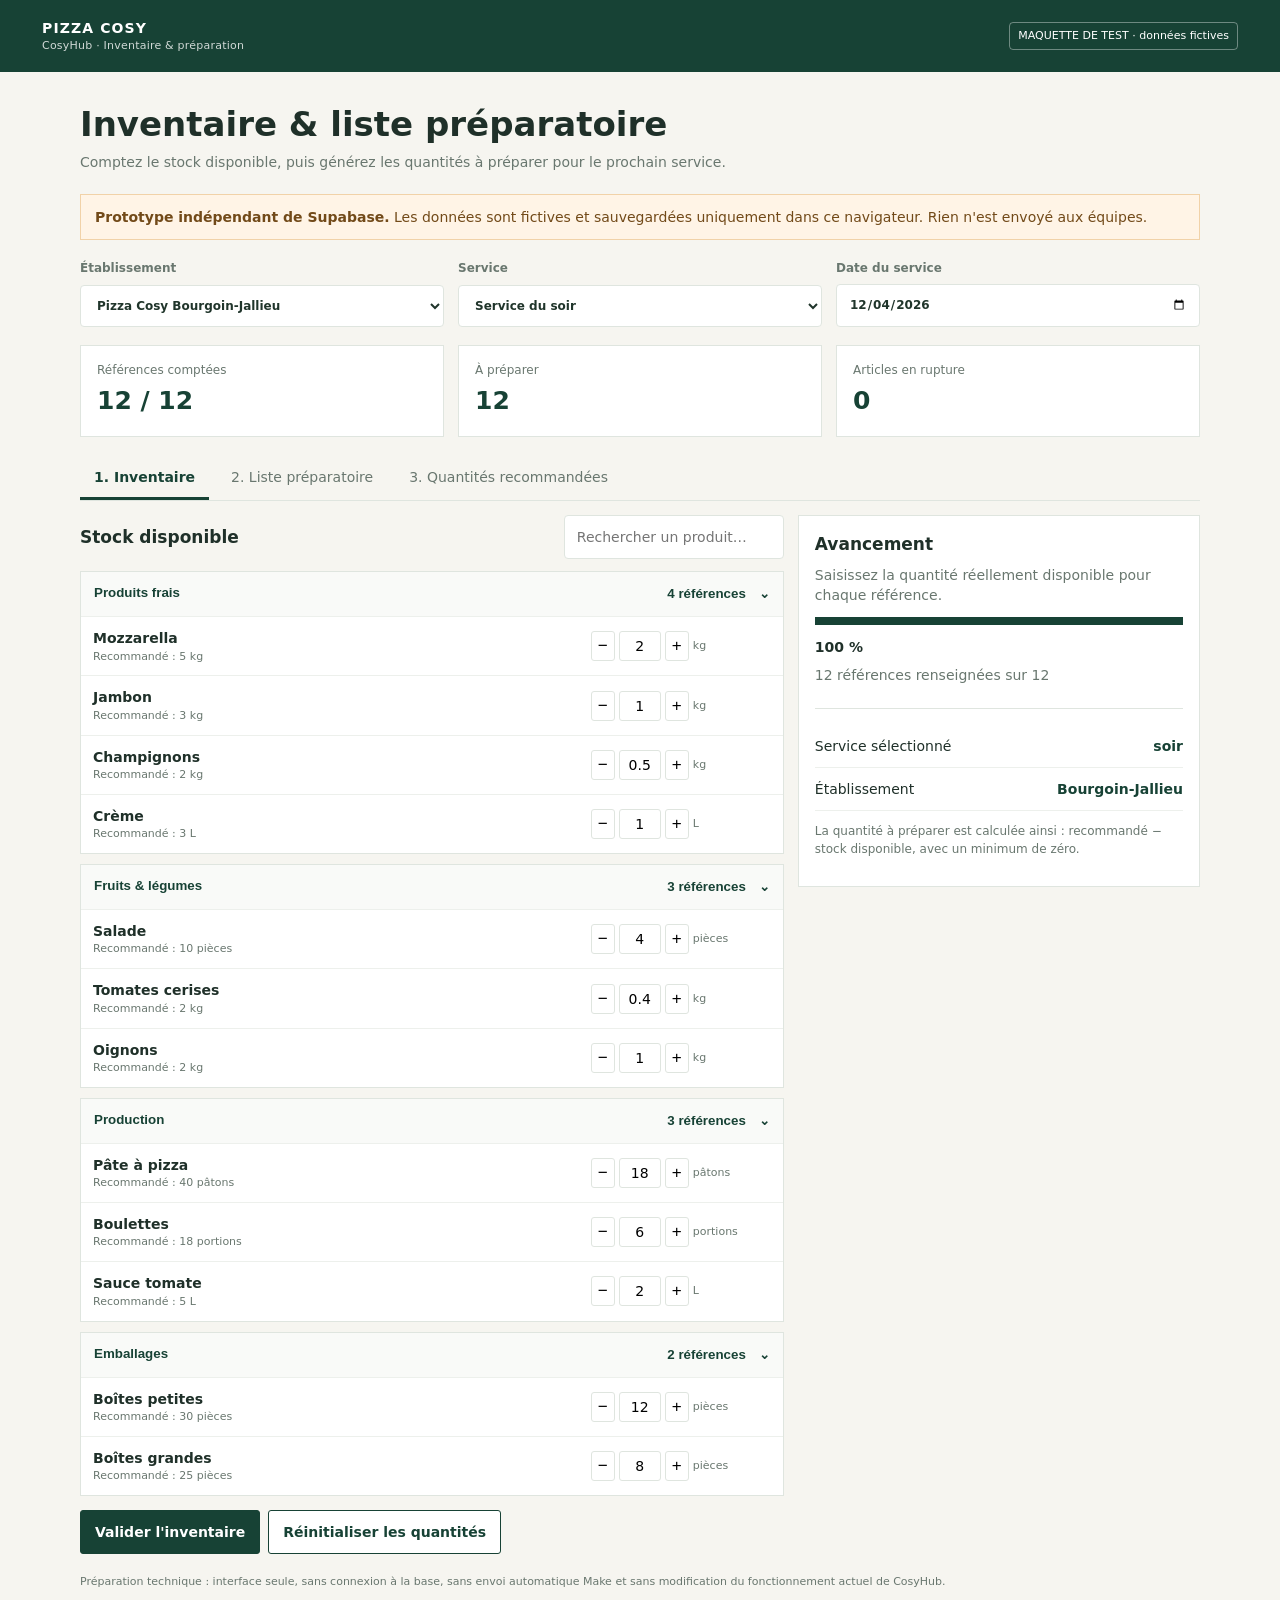
<file: inventaire-prototype.html>
<!doctype html>
<html lang="fr">
<head>
<meta charset="utf-8"><meta name="viewport" content="width=device-width,initial-scale=1">
<title>CosyHub — Prototype inventaire & préparation</title>
<style>
:root{--green:#174235;--green2:#245d49;--cream:#f6f5f0;--line:#dfe5df;--muted:#69776f;--orange:#ed9b45;--white:#fff}
*{box-sizing:border-box}body{margin:0;background:var(--cream);color:#1f3029;font:14px/1.45 Inter,system-ui,-apple-system,Segoe UI,sans-serif}
header{background:var(--green);color:#fff;padding:18px clamp(16px,4vw,42px);display:flex;justify-content:space-between;align-items:center;gap:12px;flex-wrap:wrap}
.brand{font-weight:850;letter-spacing:.08em}.brand small{display:block;font-size:11px;letter-spacing:.02em;font-weight:500;opacity:.8}
.pill{font-size:11px;border:1px solid #ffffff60;border-radius:4px;padding:5px 8px}
main{max-width:1180px;margin:auto;padding:26px clamp(14px,3vw,30px) 60px}
h1{font-size:clamp(25px,4vw,34px);line-height:1.1;margin:8px 0}.sub{color:var(--muted);margin:8px 0 22px}
.notice{background:#fff4e6;border:1px solid #f1d2a8;padding:12px 14px;margin:0 0 20px;color:#724a19}
.toolbar,.stats,.layout{display:grid;gap:14px}.toolbar{grid-template-columns:repeat(3,minmax(0,1fr));margin-bottom:18px}
.field{display:grid;gap:6px;font-size:12px;color:var(--muted);font-weight:700}.field input,.field select,.search{width:100%;padding:11px 12px;border:1px solid var(--line);background:white;color:#20352b;font:inherit;border-radius:4px}
.stats{grid-template-columns:repeat(3,minmax(0,1fr));margin-bottom:20px}.stat,.panel{background:white;border:1px solid var(--line);padding:16px}.stat span{display:block;color:var(--muted);font-size:12px}.stat strong{display:block;font-size:25px;margin-top:4px;color:var(--green)}
.tabs{display:flex;gap:8px;margin:20px 0 14px;border-bottom:1px solid var(--line);flex-wrap:wrap}.tab{padding:10px 14px;border:0;background:transparent;color:var(--muted);font:inherit;cursor:pointer;border-bottom:3px solid transparent}.tab.active{color:var(--green);font-weight:800;border-color:var(--green)}
.layout{grid-template-columns:minmax(0,1.4fr) minmax(270px,.8fr);align-items:start}.section-head{display:flex;justify-content:space-between;align-items:center;gap:10px;margin-bottom:12px}.section-head h2,.panel h2{font-size:17px;margin:0}.category{border:1px solid var(--line);margin:10px 0;background:#fff}.cat-title{width:100%;display:flex;justify-content:space-between;gap:12px;padding:13px;background:#f9faf8;border:0;font-weight:800;color:var(--green);text-align:left;cursor:pointer}
.product{display:grid;grid-template-columns:minmax(0,1fr) 90px 78px;gap:12px;align-items:center;padding:11px 12px;border-top:1px solid #edf0ec}.product small{display:block;color:var(--muted);font-size:11px}.qty{display:flex;align-items:center;gap:4px}.qty button{border:1px solid var(--line);background:white;border-radius:3px;width:26px;height:30px;font-size:17px;cursor:pointer}.qty input{width:42px;height:30px;text-align:center;border:1px solid var(--line);border-radius:3px;font:inherit}
.btn{border:1px solid var(--green);background:var(--green);color:white;padding:11px 14px;font:inherit;font-weight:750;border-radius:3px;cursor:pointer}.btn.secondary{background:white;color:var(--green)}.btn.light{border-color:var(--line);background:#f9faf8;color:var(--green)}.actions{display:flex;gap:8px;flex-wrap:wrap;margin-top:14px}.summary-row{display:grid;grid-template-columns:minmax(0,1fr) auto;gap:12px;padding:11px 0;border-bottom:1px solid #edf0ec}.summary-row small{display:block;color:var(--muted)}.summary-row strong{color:var(--green)}.empty{padding:20px;text-align:center;color:var(--muted)}.hidden{display:none!important}
.admin-row{display:grid;grid-template-columns:minmax(0,1fr) 110px;gap:10px;align-items:center;padding:10px 0;border-bottom:1px solid #edf0ec}.admin-row input{width:100%;padding:9px;border:1px solid var(--line);font:inherit}
footer{margin-top:20px;color:var(--muted);font-size:11px}
@media(max-width:760px){.toolbar,.stats,.layout{grid-template-columns:1fr}.product{grid-template-columns:minmax(0,1fr) auto}.product .unit{display:none}.layout{gap:12px}.toolbar{gap:10px}.stats{grid-template-columns:repeat(3,minmax(0,1fr));gap:7px}.stat{padding:10px}.stat strong{font-size:20px}}
@media(max-width:420px){.stats{grid-template-columns:1fr 1fr}.stats .stat:last-child{grid-column:span 2}}
</style></head>
<body>
<header><div class="brand">PIZZA COSY <small>CosyHub · Inventaire & préparation</small></div><span class="pill">MAQUETTE DE TEST · données fictives</span></header>
<main>
<h1>Inventaire & liste préparatoire</h1><p class="sub">Comptez le stock disponible, puis générez les quantités à préparer pour le prochain service.</p>
<div class="notice"><strong>Prototype indépendant de Supabase.</strong> Les données sont fictives et sauvegardées uniquement dans ce navigateur. Rien n'est envoyé aux équipes.</div>
<div class="toolbar">
<label class="field">Établissement<select id="shop"><option>Pizza Cosy Bourgoin-Jallieu</option><option>Pizza Cosy Voiron</option><option>Pizza Cosy Romans-sur-Isère</option></select></label>
<label class="field">Service<select id="service"><option>Service du soir</option><option>Service du midi</option></select></label>
<label class="field">Date du service<input id="date" type="date"></label>
</div>
<div class="stats"><div class="stat"><span>Références comptées</span><strong id="counted">0 / 12</strong></div><div class="stat"><span>À préparer</span><strong id="prepCount">—</strong></div><div class="stat"><span>Articles en rupture</span><strong id="shortages">—</strong></div></div>
<div class="tabs"><button class="tab active" data-tab="inventory">1. Inventaire</button><button class="tab" data-tab="prep">2. Liste préparatoire</button><button class="tab" data-tab="settings">3. Quantités recommandées</button></div>
<div id="inventoryView" class="layout">
<section><div class="section-head"><h2>Stock disponible</h2><input id="search" class="search" style="max-width:220px" placeholder="Rechercher un produit…"></div><div id="products"></div><div class="actions"><button class="btn" id="generate">Valider l'inventaire</button><button class="btn secondary" id="reset">Réinitialiser les quantités</button></div></section>
<aside class="panel"><h2>Avancement</h2><p class="sub" style="margin-bottom:8px">Saisissez la quantité réellement disponible pour chaque référence.</p><div id="progress"></div><hr style="border:0;border-top:1px solid var(--line);margin:16px 0"><div class="summary-row"><span>Service sélectionné</span><strong id="serviceLabel">Soir</strong></div><div class="summary-row"><span>Établissement</span><strong id="shopShort">Bourgoin</strong></div><p style="font-size:12px;color:var(--muted)">La quantité à préparer est calculée ainsi : recommandé − stock disponible, avec un minimum de zéro.</p></aside>
</div>
<div id="prepView" class="layout hidden"><section class="panel"><div class="section-head"><h2>Liste préparatoire</h2><button class="btn secondary" id="print">Imprimer / PDF</button></div><p id="prepMeta" class="sub"></p><div id="prepList"></div><div class="actions"><button class="btn" id="backInventory">Modifier l'inventaire</button><button class="btn secondary" id="export">Exporter en CSV</button></div></section><aside class="panel"><h2>Résumé de préparation</h2><div id="prepSummary"></div><footer>Cette liste est calculée localement à partir des recommandations de démonstration.</footer></aside></div>
<div id="settingsView" class="hidden"><section class="panel"><div class="section-head"><div><h2>Quantités recommandées par service</h2><p class="sub" style="margin-bottom:0">Modifiez les objectifs théoriques pour la maquette. Les valeurs restent locales.</p></div></div><div id="settingsList"></div><div class="actions"><button class="btn" id="saveSettings">Enregistrer les recommandations</button><button class="btn secondary" id="resetSettings">Valeurs de démonstration</button></div></section></div>
<footer>Préparation technique : interface seule, sans connexion à la base, sans envoi automatique Make et sans modification du fonctionnement actuel de CosyHub.</footer>
</main>
<script>
const seed=[
{id:1,name:"Mozzarella",cat:"Produits frais",unit:"kg",stock:2,reco:5},
{id:2,name:"Jambon",cat:"Produits frais",unit:"kg",stock:1,reco:3},
{id:3,name:"Champignons",cat:"Produits frais",unit:"kg",stock:0.5,reco:2},
{id:4,name:"Crème",cat:"Produits frais",unit:"L",stock:1,reco:3},
{id:5,name:"Salade",cat:"Fruits & légumes",unit:"pièces",stock:4,reco:10},
{id:6,name:"Tomates cerises",cat:"Fruits & légumes",unit:"kg",stock:0.4,reco:2},
{id:7,name:"Oignons",cat:"Fruits & légumes",unit:"kg",stock:1,reco:2},
{id:8,name:"Pâte à pizza",cat:"Production",unit:"pâtons",stock:18,reco:40},
{id:9,name:"Boulettes",cat:"Production",unit:"portions",stock:6,reco:18},
{id:10,name:"Sauce tomate",cat:"Production",unit:"L",stock:2,reco:5},
{id:11,name:"Boîtes petites",cat:"Emballages",unit:"pièces",stock:12,reco:30},
{id:12,name:"Boîtes grandes",cat:"Emballages",unit:"pièces",stock:8,reco:25}];
let products=JSON.parse(localStorage.getItem("cosyhub-demo-products")||"null")||structuredClone(seed);
let recos=JSON.parse(localStorage.getItem("cosyhub-demo-recos")||"null")||Object.fromEntries(seed.map(p=>[p.id,p.reco]));
let validated=false;
const $=id=>document.getElementById(id);
$("date").value=new Date().toLocaleDateString("en-CA");
function persist(){localStorage.setItem("cosyhub-demo-products",JSON.stringify(products));localStorage.setItem("cosyhub-demo-recos",JSON.stringify(recos))}
function qty(v){return Number.isFinite(+v)?Math.max(0,+v):0}
function amount(v){return Number(v).toLocaleString("fr-FR",{maximumFractionDigits:2})}
function prep(p){return Math.max(0,qty(recos[p.id])-(p.stock===null?0:qty(p.stock)))}
function renderProducts(){
 const q=$("search").value.trim().toLocaleLowerCase("fr-FR"), groups={};
 products.filter(p=>p.name.toLocaleLowerCase("fr-FR").includes(q)||p.cat.toLocaleLowerCase("fr-FR").includes(q)).forEach(p=>(groups[p.cat]??=[]).push(p));
 $("products").innerHTML=Object.entries(groups).map(([cat,items])=>'<div class="category"><button class="cat-title" data-cat="'+cat+'"><span>'+cat+'</span><span>'+items.length+' références　⌄</span></button><div>'+items.map(p=>'<div class="product"><div><strong>'+p.name+'</strong><small>Recommandé : '+amount(recos[p.id])+' '+p.unit+'</small></div><div class="qty"><button data-step="-1" data-id="'+p.id+'">−</button><input aria-label="Stock '+p.name+'" data-stock="'+p.id+'" value="'+(p.stock===null?"":p.stock)+'" inputmode="decimal"><button data-step="1" data-id="'+p.id+'">+</button></div><small class="unit">'+p.unit+'</small></div>').join("")+'</div></div>').join("")||'<div class="empty">Aucun produit trouvé.</div>';
 $("products").querySelectorAll("[data-step]").forEach(b=>b.onclick=()=>{let p=products.find(x=>x.id===+b.dataset.id);p.stock=qty(p.stock)+ +b.dataset.step;persist();render()});
 $("products").querySelectorAll("[data-stock]").forEach(i=>i.onchange=()=>{let p=products.find(x=>x.id===+i.dataset.stock);p.stock=i.value.trim()===""?null:qty(i.value);persist();render()});
 $("products").querySelectorAll("[data-cat]").forEach(b=>b.onclick=()=>{const body=b.nextElementSibling;body.classList.toggle("hidden")});
}
function renderSettings(){$("settingsList").innerHTML=products.map(p=>'<div class="admin-row"><div><strong>'+p.name+'</strong><small style="display:block;color:var(--muted)">'+p.cat+' · '+p.unit+'</small></div><label><span style="display:block;font-size:11px;color:var(--muted)">Recommandé</span><input type="number" min="0" step="0.1" data-reco="'+p.id+'" value="'+qty(recos[p.id])+'"></label></div>').join("")}
function renderPrep(){
 const items=products.map(p=>({...p,toMake:prep(p)})).filter(p=>p.toMake>0);
 $("prepMeta").textContent=$("shop").value+" · "+$("service").value+" · "+new Date($("date").value+"T12:00:00").toLocaleDateString("fr-FR");
 $("prepList").innerHTML=items.map(p=>'<div class="summary-row"><span><strong>'+p.name+'</strong><small>'+p.cat+' · stock '+amount(p.stock??0)+' '+p.unit+' / objectif '+amount(recos[p.id])+'</small></span><strong>'+amount(p.toMake)+' '+p.unit+'</strong></div>').join("")||'<div class="empty">Aucune préparation nécessaire avec les valeurs saisies.</div>';
 $("prepSummary").innerHTML='<div class="summary-row"><span>Références à préparer</span><strong>'+items.length+'</strong></div><div class="summary-row"><span>Ruptures (stock nul)</span><strong>'+products.filter(p=>qty(p.stock)===0&&qty(recos[p.id])>0).length+'</strong></div><div class="summary-row"><span>Références en inventaire</span><strong>'+products.filter(p=>p.stock!==null).length+' / '+products.length+'</strong></div>';
}
function render(){
 renderProducts();renderPrep();renderSettings();
 const known=products.filter(p=>p.stock!==null).length, todo=products.filter(p=>prep(p)>0).length;
 $("counted").textContent=known+" / "+products.length;$("prepCount").textContent=todo;$("shortages").textContent=products.filter(p=>qty(p.stock)===0&&qty(recos[p.id])>0).length;
 $("progress").innerHTML='<div style="height:8px;background:#edf0ec;margin:12px 0"><div style="height:8px;background:var(--green);width:'+(known/products.length*100)+'%"></div></div><strong>'+Math.round(known/products.length*100)+' %</strong><p class="sub">'+known+' références renseignées sur '+products.length+'</p>';
 $("serviceLabel").textContent=$("service").value.replace("Service du ","");$("shopShort").textContent=$("shop").selectedOptions[0].text.replace("Pizza Cosy ","");
}
function showTab(tab){document.querySelectorAll(".tab").forEach(b=>b.classList.toggle("active",b.dataset.tab===tab));["inventory","prep","settings"].forEach(v=>$(v+"View").classList.toggle("hidden",v!==tab));if(tab==="prep")renderPrep()}
document.querySelectorAll(".tab").forEach(b=>b.onclick=()=>showTab(b.dataset.tab));
$("search").oninput=renderProducts;$("shop").onchange=render;$("service").onchange=render;$("date").onchange=render;
$("generate").onclick=()=>{validated=true;persist();showTab("prep")};
$("backInventory").onclick=()=>showTab("inventory");
$("reset").onclick=()=>{if(confirm("Réinitialiser les stocks de démonstration ?")){products=structuredClone(seed);persist();render()}};
$("saveSettings").onclick=()=>{document.querySelectorAll("[data-reco]").forEach(i=>recos[i.dataset.reco]=qty(i.value));persist();render();alert("Recommandations enregistrées dans ce navigateur.")};
$("resetSettings").onclick=()=>{recos=Object.fromEntries(seed.map(p=>[p.id,p.reco]));persist();render()};
$("print").onclick=()=>window.print();
$("export").onclick=()=>{const rows=[["Produit","Catégorie","Stock","Objectif","À préparer","Unité"],...products.filter(p=>prep(p)>0).map(p=>[p.name,p.cat,p.stock??0,recos[p.id],prep(p),p.unit])];const csv=rows.map(r=>r.map(v=>'"'+String(v).replace(/"/g,'""')+'"').join(";")).join("\r\n");const a=document.createElement("a");a.href=URL.createObjectURL(new Blob(["\ufeff"+csv],{type:"text/csv;charset=utf-8"}));a.download="liste-preparatoire-cosyhub.csv";a.click();URL.revokeObjectURL(a.href)};
render();
</script></body></html>
</file>
